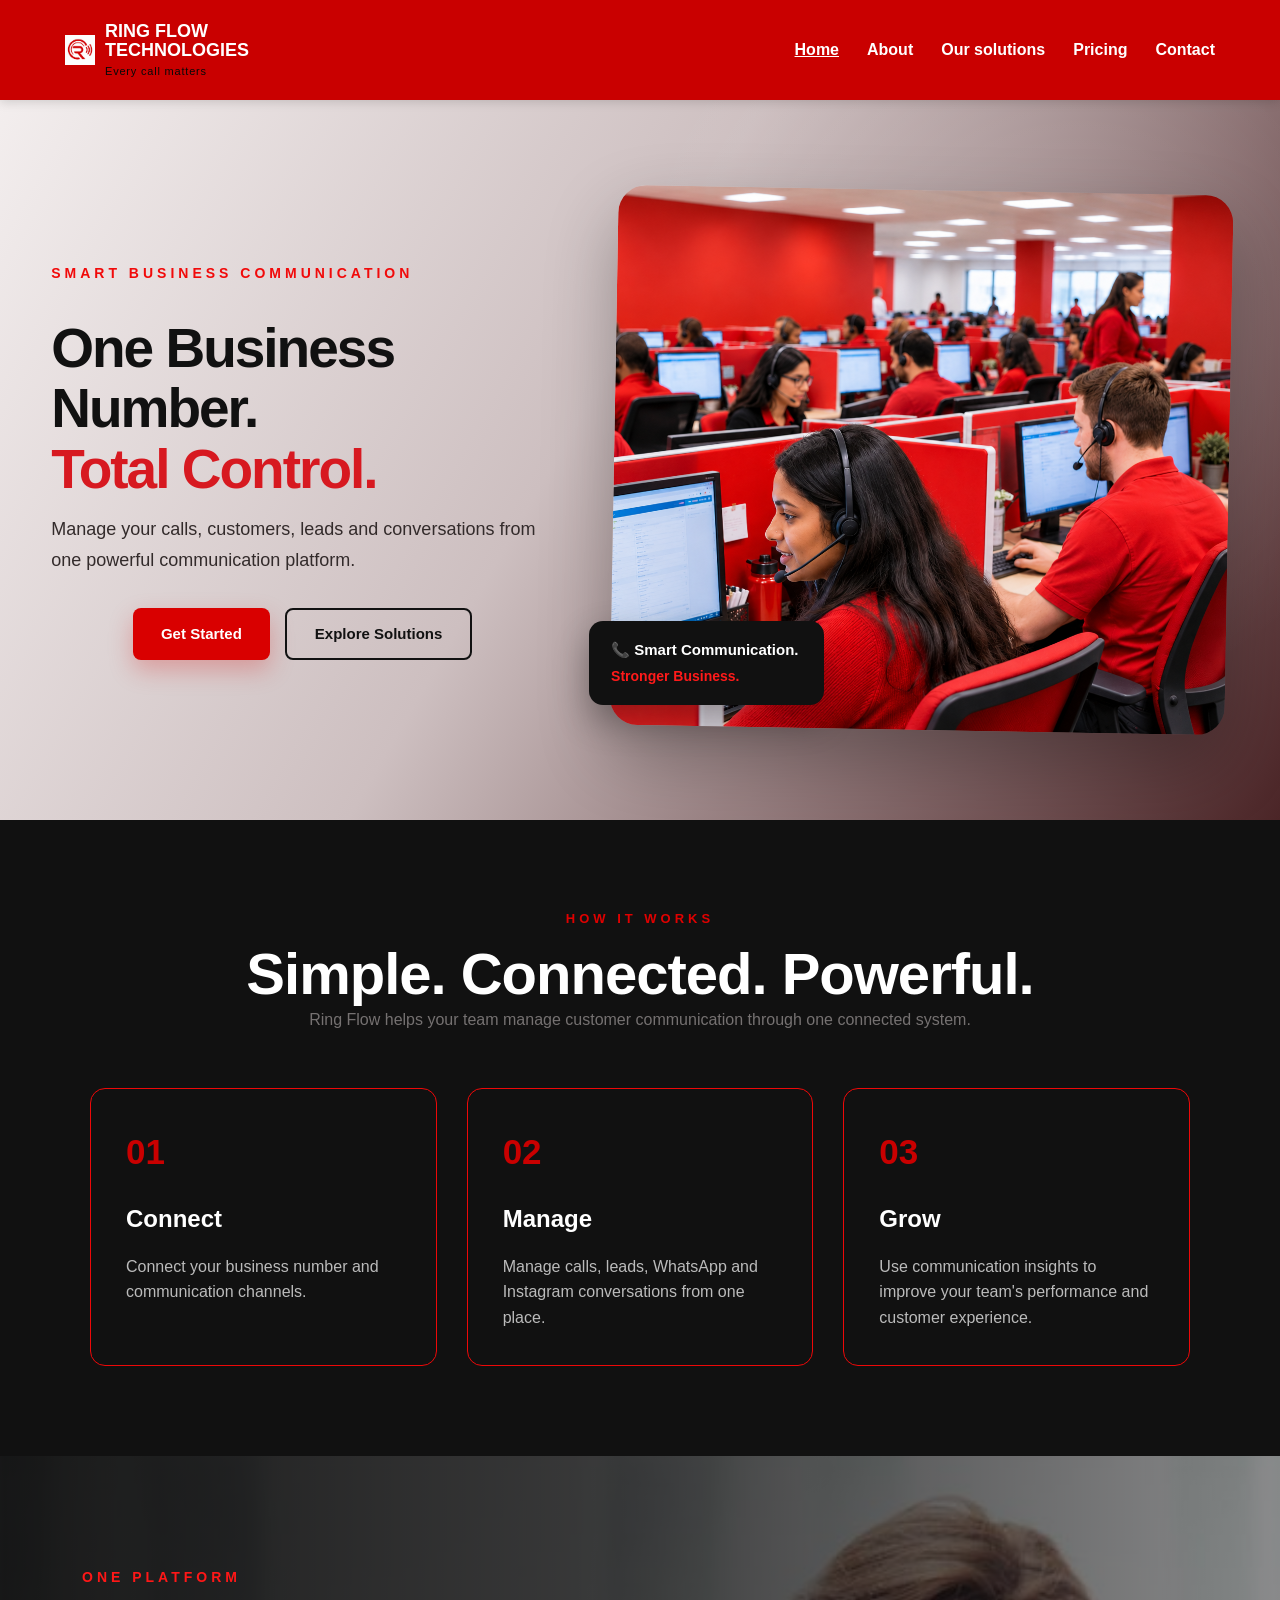
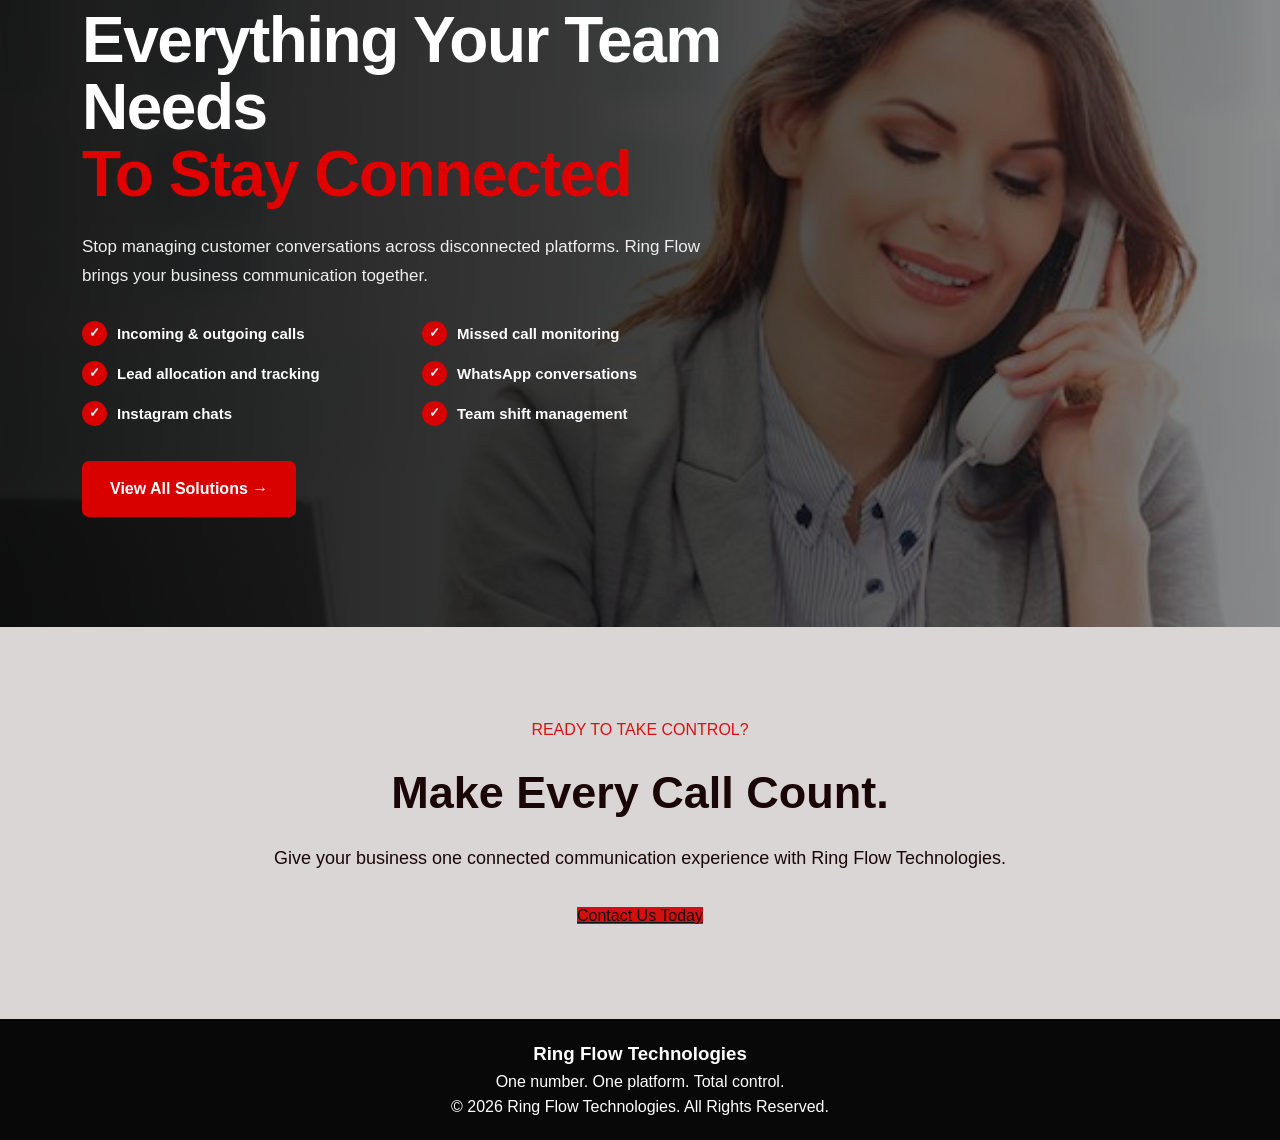
<file: index.html>
<!DOCTYPE html>
<html lang="en">

<head>

    <meta charset="UTF-8">

    <meta name="viewport"
          content="width=device-width, initial-scale=1.0">

    <title>Contact | Ring Flow Technologies</title>

    <link rel="stylesheet" href="style.css">

</head>

<body>

<header>

    <nav class="navbar">

        <a href="index.html" class="logo">

            <img src="ringflow_logo.png"
                 alt="Ring Flow Technologies Logo">

              <div class="brand-text">
                 <span class="brand-name">
                  RING FLOW<br> TECHNOLOGIES
                 </span>

                 <span class="brand-tagline">
                  Every call matters
                 </span>
               </div>

           </a>

         <button
            class="menu-toggle"
            id="menuToggle"
            type="button"
            aria-label="Open navigation menu"
            aria-expanded="false">
            ☰
        </button>

        <ul class="nav-links">

            <li><a href="index.html" class="active">Home</a></li>

            <li><a href="about.html" >About</a></li>

            <li><a href="our solutions.html">Our solutions</a></li>

            <li><a href="pricing.html">Pricing</a></li>

            <li><a href="contact.html">Contact</a></li>

        </ul>

    </nav>

</header>

<body>
    <!-- HERO SECTION -->
    
  <section class="hero">

    <div class="hero-content">

        <div class="hero-text">

            <div class="eyebrow">
                Smart Business Communication
            </div>

            <h1>
                One Business<br>
                Number.<br>
                <span>Total Control.</span>
            </h1>

            <p>
                Manage your calls, customers, leads and
                conversations from one powerful
                communication platform.
            </p>

            <div class="hero-buttons">
                <a href="contact.html" class="btn-primary">
                    Get Started
                </a>

                <a href="our solutions.html" class="btn-secondary">
                    Explore Solutions
                </a>
            </div>

        </div>


        <div class="hero-image">

            <img
                src="callcentre.png"
                alt="Ring Flow communication team"
            >

            <div class="floating-card">

                <strong>📞 Smart Communication.</strong>

                <span>Stronger Business.</span>

            </div>

        </div>

    </div>

  </section>

    <!-- HOW IT WORKS -->
    <section class="dark-section">

        <div class="container">

            <div class="section-heading light reveal">

                <h1><span class="small-title">
                    HOW IT WORKS
                </span></h1>

                <h2>
                    Simple. Connected. Powerful.
                </h2>

                <p>
                    Ring Flow helps your team manage customer
                    communication through one connected system.
                </p>

            </div>


            <div class="steps">

                <div class="step reveal">

                    <div class="step-number">
                        01
                    </div>

                    <h3>
                        Connect
                    </h3>

                    <p>
                        Connect your business number and
                        communication channels.
                    </p>

                </div>


                <div class="step reveal">

                    <div class="step-number">
                        02
                    </div>

                    <h3>
                        Manage
                    </h3>

                    <p>
                        Manage calls, leads, WhatsApp and
                        Instagram conversations from one place.
                    </p>

                </div>


                <div class="step reveal">

                    <div class="step-number">
                        03
                    </div>

                    <h3>
                        Grow
                    </h3>

                    <p>
                        Use communication insights to improve
                        your team's performance and customer experience.
                    </p>

                </div>

            </div>

        </div>

    </section>

    <!-- COMMUNICATION FEATURES -->
<section class="communication-section">

    <div class="communication-overlay"></div>

    <div class="container communication-content">

        <div class="feature-text reveal">

            <span class="small-title">
                ONE PLATFORM
            </span>

            <h2>
                Everything Your Team Needs
                <span>To Stay Connected</span>
            </h2>

            <p>
                Stop managing customer conversations across
                disconnected platforms. Ring Flow brings your
                business communication together.
            </p>

            <ul class="feature-list">

                <li>
                    <span>✓</span>
                    Incoming & outgoing calls
                </li>

                <li>
                    <span>✓</span>
                    Missed call monitoring
                </li>

                <li>
                    <span>✓</span>
                    Lead allocation and tracking
                </li>

                <li>
                    <span>✓</span>
                    WhatsApp conversations
                </li>

                <li>
                    <span>✓</span>
                    Instagram chats
                </li>

                <li>
                    <span>✓</span>
                    Team shift management
                </li>

            </ul>

            <a href="solutions.html" class="btn-primary">
                View All Solutions →
            </a>

        </div>

    </div>

</section>

    <!-- CALL TO ACTION -->
    <section class="cta-section">

        <div class="container cta-content reveal">

            <span class="small-title">
                READY TO TAKE CONTROL?
            </span>

            <h2>
                Make Every Call Count.
            </h2>

            <p>
                Give your business one connected communication
                experience with Ring Flow Technologies.
            </p>

            <a href="contact.html" class="btn-white">
                Contact Us Today
            </a>

        </div>

    </section>


    <!-- FOOTER -->
    <footer class="footer">

        <div class="container">

            <h3>
                Ring Flow Technologies
            </h3>

            <p>
                One number. One platform. Total control.
            </p>

            <p>
                © 2026 Ring Flow Technologies.
                All Rights Reserved.
            </p>

        </div>

    </footer>


    <script src="script.js"></script>

</body>
</html>
</file>
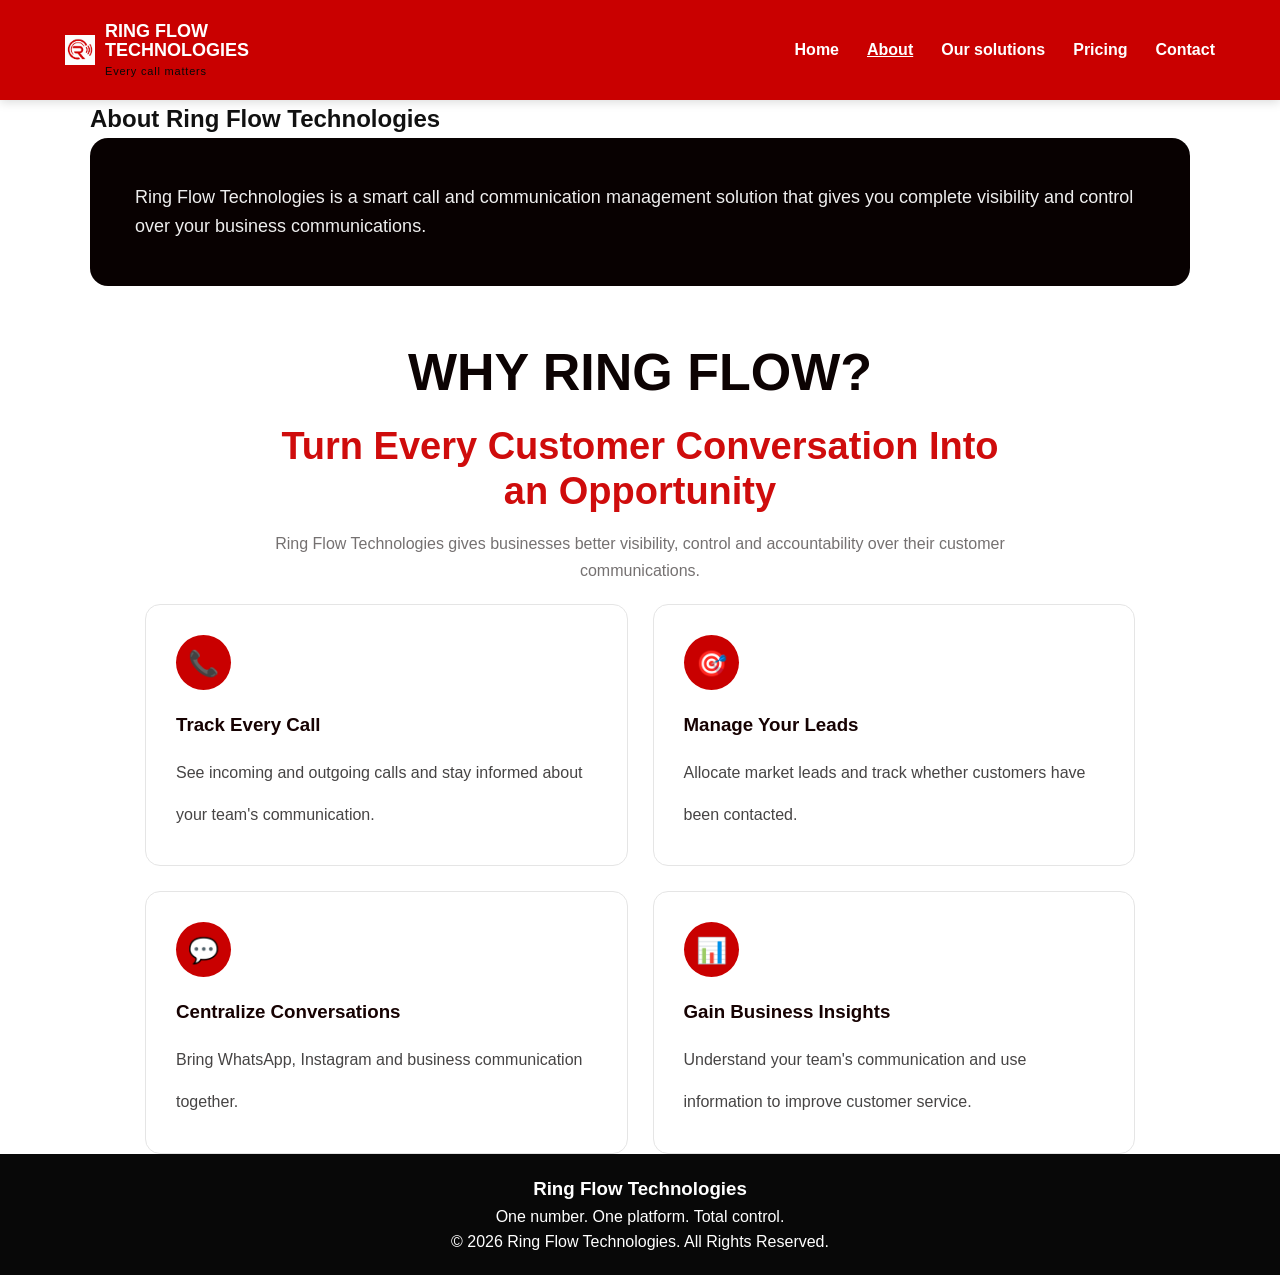
<file: about.html>
<!DOCTYPE html>
<html lang="en">

<head>

    <meta charset="UTF-8">

    <meta name="viewport"
          content="width=device-width, initial-scale=1.0">

    <title>About | Ring Flow Technologies</title>

    <link rel="stylesheet" href="style.css">

</head>

<body>

<header>

    <nav class="navbar">

        <a href="index.html" class="logo">

            <img src="ringflow_logo.png"
                 alt="Ring Flow Technologies Logo">

             <div class="brand-text">
               <span class="brand-name">
                   RING FLOW<br> TECHNOLOGIES
               </span>

             <span class="brand-tagline">
                  Every call matters
             </span>
             </div>

        </a>

        <button
            class="menu-toggle"
            id="menuToggle"
            type="button"
            aria-label="Open navigation menu"
            aria-expanded="false">
            ☰
        </button>

        <ul class="nav-links">

            <li><a href="index.html">Home</a></li>

            <li>
                <a href="about.html" class="active">
                    About
                </a>
            </li>

            <li><a href="our solutions.html">Our solutions</a></li>

            <li><a href="pricing.html">Pricing</a></li>

            <li><a href="contact.html">Contact</a></li>

        </ul>

    </nav>

</header>


<main class="container">

    <section class="page-title reveal">

        <h1>
            About Ring Flow Technologies
        </h1>

    </section>


    <section class="section">

        <div class="black-panel reveal">

            <p>
                Ring Flow Technologies is a smart call and
                communication management solution that gives you
                complete visibility and control over your business
                communications.
            </p>

         </div>
         </section>    
       <!-- INTRODUCTION -->
<section class="section intro-section">

        <div class="container">

            <div class="section-heading reveal">

                <span class="small-title">
                    WHY RING FLOW?
                </span>

                <h2>
                    Turn Every Customer Conversation
                    Into an Opportunity
                </h2>

                <p>
                    Ring Flow Technologies gives businesses better
                    visibility, control and accountability over their
                    customer communications.
                </p>

            </div>


            <!-- BENEFIT CARDS -->
            <div class="home-cards">

                <div class="home-card reveal">
                    <div class="home-icon">📞</div>

                    <h3>Track Every Call</h3>

                    <p>
                        See incoming and outgoing calls and stay
                        informed about your team's communication.
                    </p>
                </div>


                <div class="home-card reveal">
                    <div class="home-icon">🎯</div>

                    <h3>Manage Your Leads</h3>

                    <p>
                        Allocate market leads and track whether
                        customers have been contacted.
                    </p>
                </div>


                <div class="home-card reveal">
                    <div class="home-icon">💬</div>

                    <h3>Centralize Conversations</h3>

                    <p>
                        Bring WhatsApp, Instagram and business
                        communication together.
                    </p>
                </div>


                <div class="home-card reveal">
                    <div class="home-icon">📊</div>

                    <h3>Gain Business Insights</h3>

                    <p>
                        Understand your team's communication and
                        use information to improve customer service.
                    </p>
                </div>

            </div>

        </div>

    </section>

</main>

<!-- FOOTER -->
    <footer class="footer">

        <div class="container">

            <h3>
                Ring Flow Technologies
            </h3>

            <p>
                One number. One platform. Total control.
            </p>

            <p>
                © 2026 Ring Flow Technologies.
                All Rights Reserved.
            </p>

        </div>

    </footer>

<script src="script.js"></script>

</body>
</html>
</file>
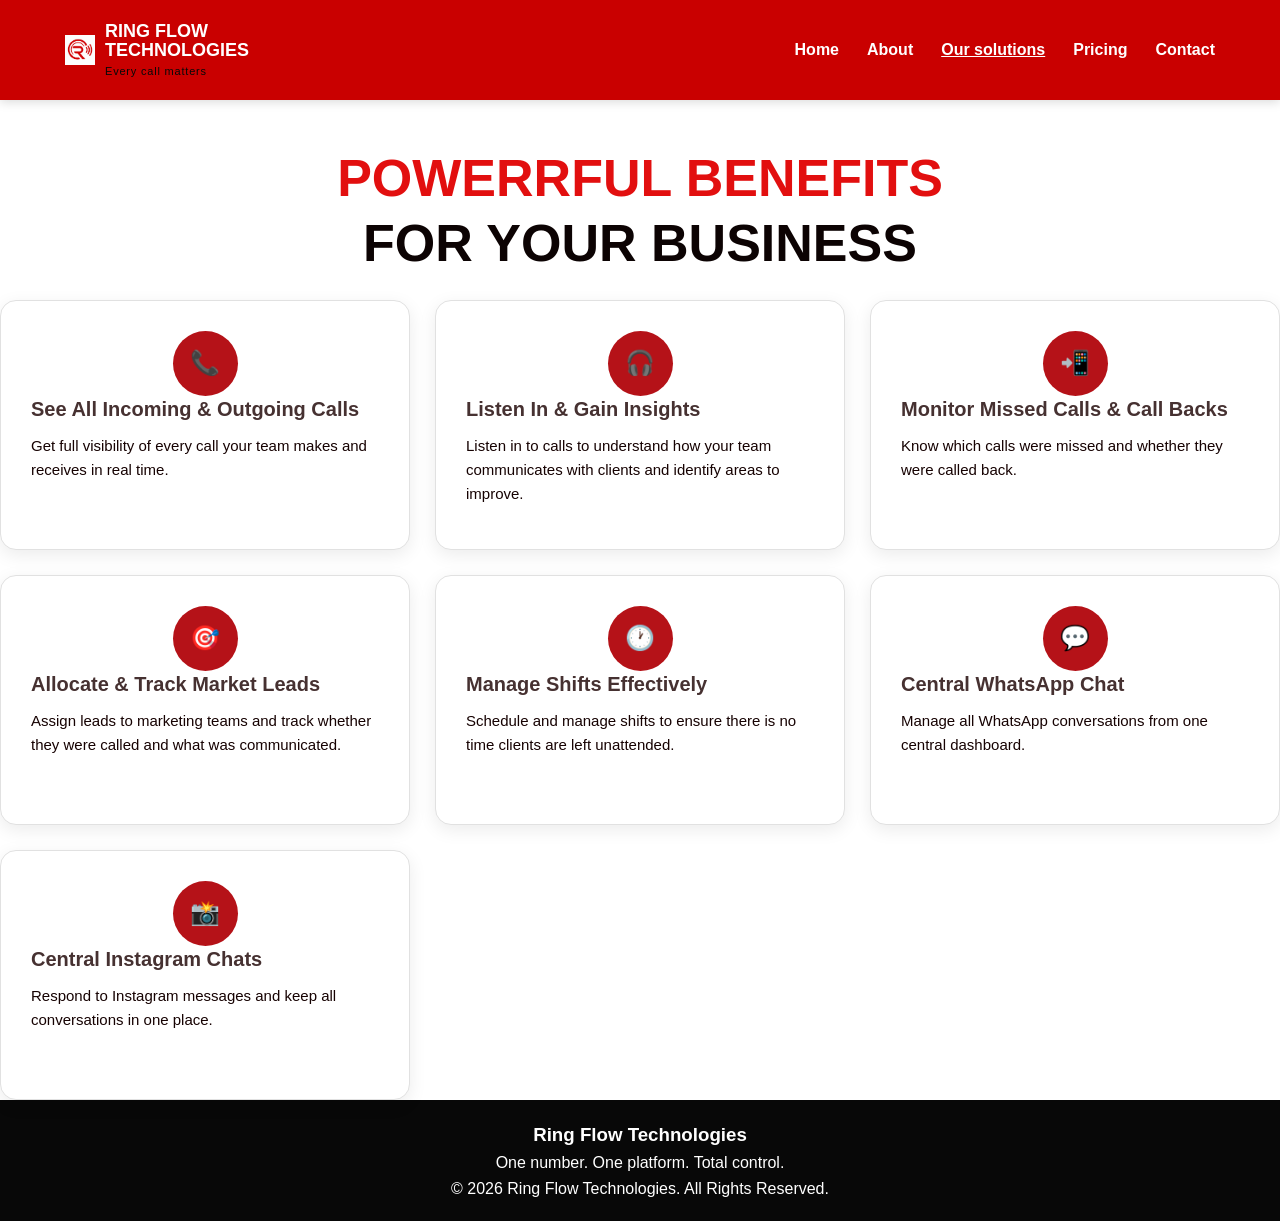
<file: our solutions.html>
<!DOCTYPE html>
<html lang="en">

<head>

    <meta charset="UTF-8">

    <meta name="viewport"
          content="width=device-width, initial-scale=1.0">

    <title>Solutions | Ring Flow Technologies</title>

    <link rel="stylesheet" href="style.css">

</head>

<body>

<header>

    <nav class="navbar">

        <a href="index.html" class="logo">

            <img src="ringflow_logo.png"
                 alt="Ring Flow Technologies Logo">

             
             <div class="brand-text">
               <span class="brand-name">
                RING FLOW<br> TECHNOLOGIES
               </span>

               <span class="brand-tagline">
               Every call matters
              </span>
            </div>

        </a>

        <button
            class="menu-toggle"
            id="menuToggle"
            type="button"
            aria-label="Open navigation menu"
            aria-expanded="false">
            ☰
        </button>

        <ul class="nav-links">

            <li><a href="index.html">Home</a></li>

            <li><a href="about.html">About</a></li>

            <li>
                <a href="our solutions.html" class="active">
                    Our solutions
                </a>
            </li>

            <li><a href="pricing.html">Pricing</a></li>

            <li><a href="contact.html">Contact</a></li>

        </ul>

    </nav>

</header>
 
<section class="section">
    <div class="section-heading">
    <h4>POWERRFUL BENEFITS</h4>
    <span>FOR YOUR BUSINESS</span>
    </div>

    <div class="solutions-cards">

        <div class="solution-card reveal">
            <div class="card-icon">📞</div>
            <h5>See All Incoming &amp; Outgoing Calls</h5>
            <p>
                Get full visibility of every call your team makes
                and receives in real time.
            </p>
        </div>

        <div class="solution-card reveal">
            <div class="card-icon">🎧</div>
            <h5>Listen In &amp; Gain Insights</h5>
            <p>
                Listen in to calls to understand how your team
                communicates with clients and identify areas to improve.
            </p>
        </div>

        <div class="solution-card reveal">
            <div class="card-icon">📲</div>
            <h5>Monitor Missed Calls &amp; Call Backs</h5>
            <p>
                Know which calls were missed and whether they
                were called back.
            </p>
        </div>

        <div class="solution-card reveal">
            <div class="card-icon">🎯</div>
            <h5>Allocate &amp; Track Market Leads</h5>
            <p>
                Assign leads to marketing teams and track whether
                they were called and what was communicated.
            </p>
        </div>

        <div class="solution-card reveal">
            <div class="card-icon">🕐</div>
            <h5>Manage Shifts Effectively</h5>
            <p>
                Schedule and manage shifts to ensure there is no
                time clients are left unattended.
            </p>
        </div>

        <div class="solution-card reveal">
            <div class="card-icon">💬</div>
            <h5>Central WhatsApp Chat</h5>
            <p>
                Manage all WhatsApp conversations from one
                central dashboard.
            </p>
        </div>

        <div class="solution-card reveal">
            <div class="card-icon">📸</div>
            <h5>Central Instagram Chats</h5>
            <p>
                Respond to Instagram messages and keep all
                conversations in one place.
            </p>
        </div>

    </div>

</section>

<!-- FOOTER -->
    <footer class="footer">

        <div class="container">

            <h3>
                Ring Flow Technologies
            </h3>

            <p>
                One number. One platform. Total control.
            </p>

            <p>
                © 2026 Ring Flow Technologies.
                All Rights Reserved.
            </p>

        </div>

    </footer>

<script src="script.js"></script>

</body>
</html>
</file>
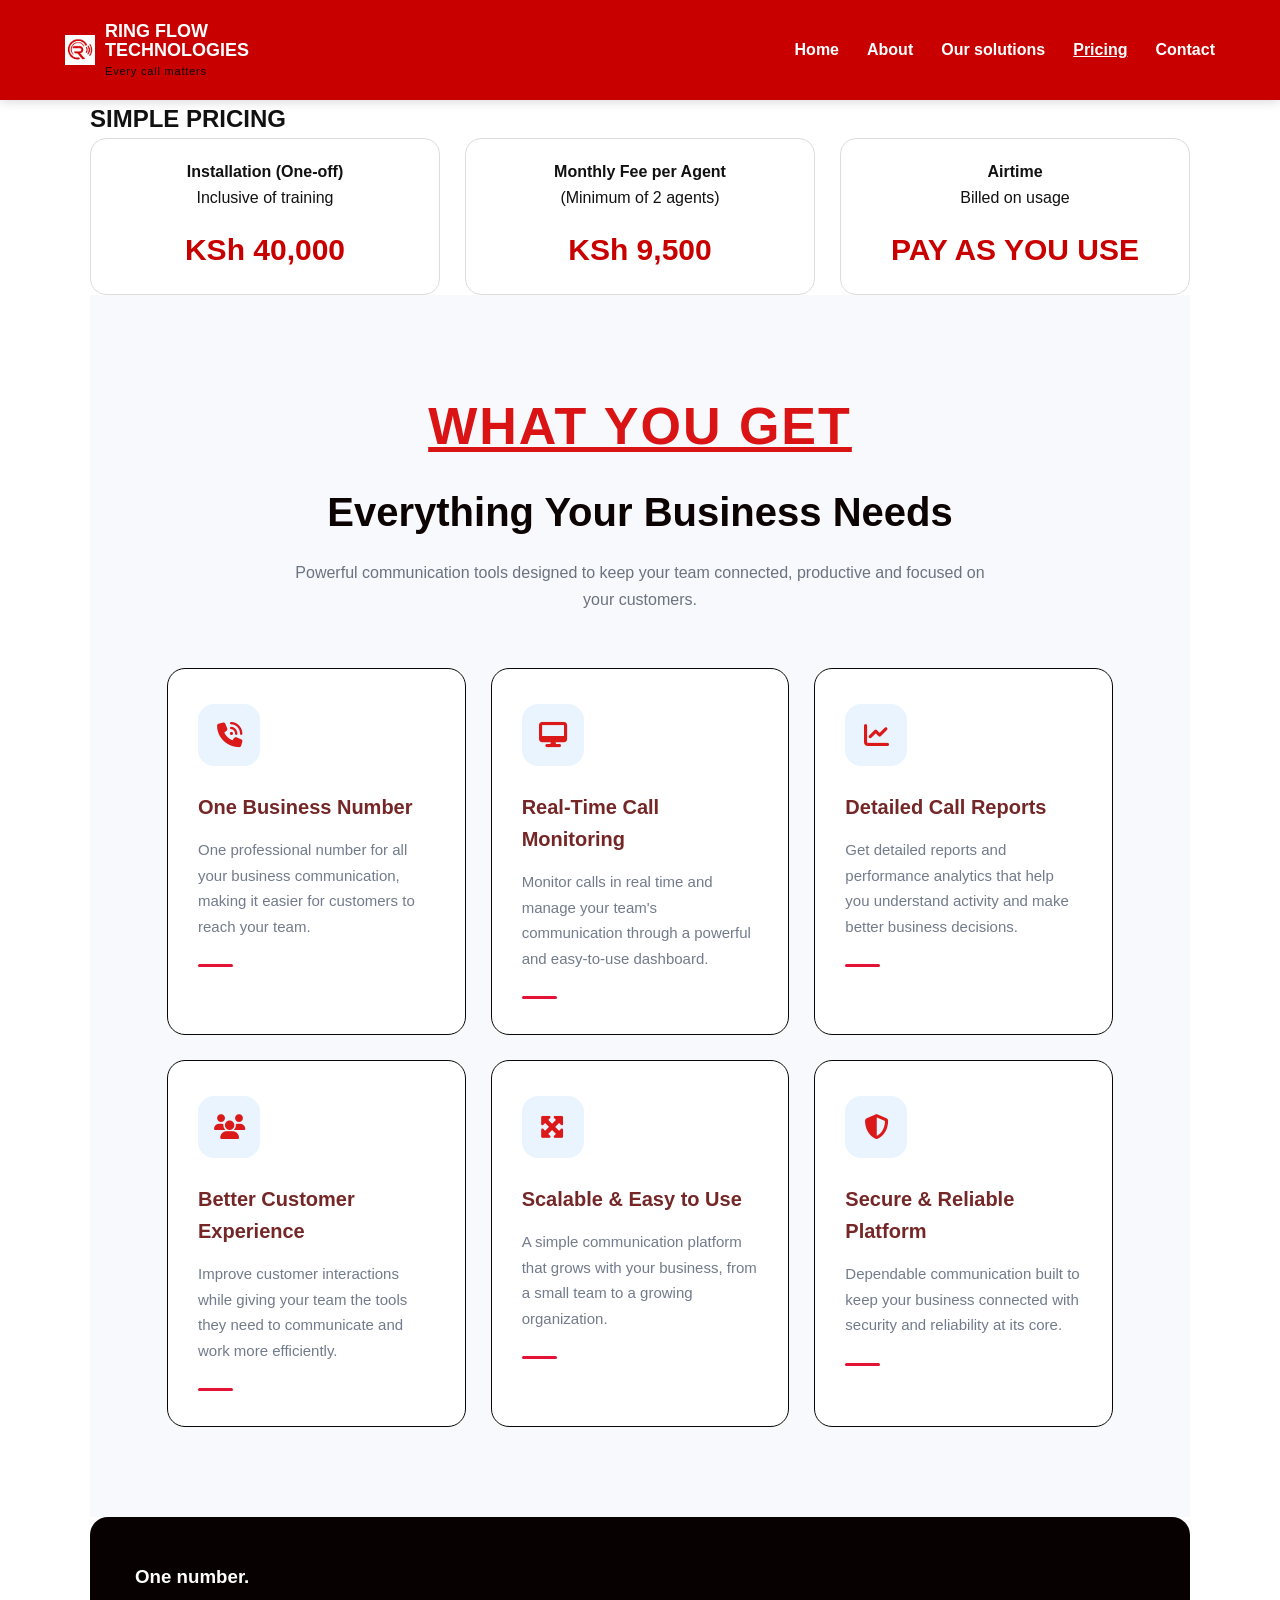
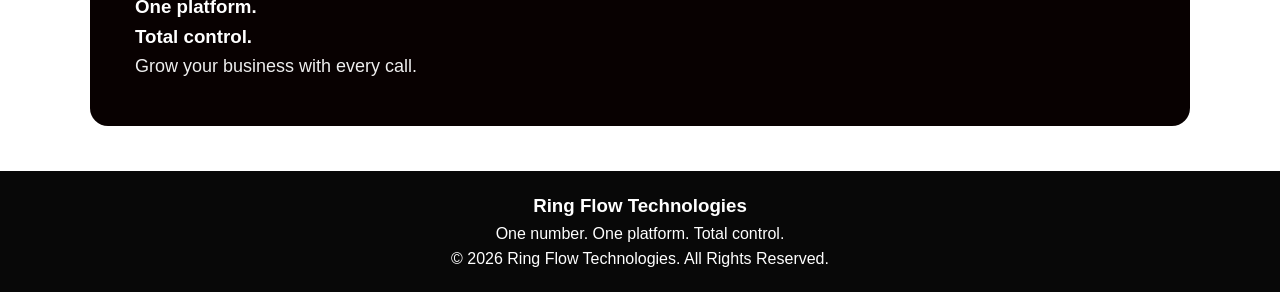
<file: pricing.html>
<!DOCTYPE html>
<html lang="en">

<head>

    <meta charset="UTF-8">

    <meta name="viewport"
          content="width=device-width, initial-scale=1.0">

    <title>Pricing | Ring Flow Technologies</title>

    <link rel="stylesheet" href="style.css">
    <!-- FONT AWESOME -->
     <link rel="stylesheet"
      href="https://cdnjs.cloudflare.com/ajax/libs/font-awesome/6.5.2/css/all.min.css">


</head>

<body>

<header>

    <nav class="navbar">

        <a href="index.html" class="logo">

            <img src="ringflow_logo.png"
                 alt="Ring Flow Technologies Logo">

              <div class="brand-text">
               <span class="brand-name">
                RING FLOW<br> TECHNOLOGIES
               </span>

               <span class="brand-tagline">
               Every call matters
              </span>
              </div>

            </a>

        <button
            class="menu-toggle"
            id="menuToggle"
            type="button"
            aria-label="Open navigation menu"
            aria-expanded="false">
            ☰
        </button>

        <ul class="nav-links">

            <li><a href="index.html">Home</a></li>

            <li><a href="about.html">About</a></li>

            <li><a href="our solutions.html">Our solutions</a></li>

            <li>
                <a href="pricing.html" class="active">
                    Pricing
                </a>
            </li>

            <li><a href="contact.html">Contact</a></li>

        </ul>

    </nav>

</header>


<main class="container">

    <section class="page-title reveal">
     <div class="page-title-reveal header">
        <h1>SIMPLE PRICING</h1>
    </div>
    </section>


    <section class="section">

        <div class="pricing-grid">


            <div class="price-card reveal">

                <strong>
                    Installation (One-off)
                </strong>

                <p>
                    Inclusive of training
                </p>

                <h2>
                    KSh 40,000
                </h2>

            </div>


            <div class="price-card reveal">

                <strong>
                    Monthly Fee per Agent
                </strong>

                <p>
                    (Minimum of 2 agents)
                </p>

                <h2>
                    KSh 9,500
                </h2>

            </div>


            <div class="price-card reveal">

                <strong>
                    Airtime
                </strong>

                <p>
                    Billed on usage
                </p>

                <h2>
                    PAY AS YOU USE
                </h2>

            </div>


        </div>
    </section>

     
     <!-- WHAT YOU GET SECTION -->
<section class="what-you-get">

    <div class="what-you-get-header">
        <span>WHAT YOU GET</span>
        <h2>Everything Your Business Needs</h2>
        <p>
            Powerful communication tools designed to keep your team connected,
            productive and focused on your customers.
        </p>
    </div>

    <div class="what-you-get-grid">

        <!-- 1 -->
        <div class="get-card">
            <div class="get-icon">
                <i class="fas fa-phone-volume"></i>
            </div>

            <h3>One Business Number</h3>

            <p>
                One professional number for all your business communication,
                making it easier for customers to reach your team.
            </p>

            <div class="get-line"></div>
        </div>


        <!-- 2 -->
        <div class="get-card">
            <div class="get-icon">
                <i class="fas fa-desktop"></i>
            </div>

            <h3>Real-Time Call Monitoring</h3>

            <p>
                Monitor calls in real time and manage your team's communication
                through a powerful and easy-to-use dashboard.
            </p>

            <div class="get-line"></div>
        </div>


        <!-- 3 -->
        <div class="get-card">
            <div class="get-icon">
                <i class="fas fa-chart-line"></i>
            </div>

            <h3>Detailed Call Reports</h3>

            <p>
                Get detailed reports and performance analytics that help you
                understand activity and make better business decisions.
            </p>

            <div class="get-line"></div>
        </div>


        <!-- 4 -->
        <div class="get-card">
            <div class="get-icon">
                <i class="fas fa-users"></i>
            </div>

            <h3>Better Customer Experience</h3>

            <p>
                Improve customer interactions while giving your team the tools
                they need to communicate and work more efficiently.
            </p>

            <div class="get-line"></div>
        </div>


        <!-- 5 -->
        <div class="get-card">
            <div class="get-icon">
                <i class="fas fa-expand-arrows-alt"></i>
            </div>

            <h3>Scalable & Easy to Use</h3>

            <p>
                A simple communication platform that grows with your business,
                from a small team to a growing organization.
            </p>

            <div class="get-line"></div>
        </div>


        <!-- 6 -->
        <div class="get-card">
            <div class="get-icon">
                <i class="fas fa-shield-alt"></i>
            </div>

            <h3>Secure & Reliable Platform</h3>

            <p>
                Dependable communication built to keep your business connected
                with security and reliability at its core.
            </p>

            <div class="get-line"></div>
        </div>

    </div>

</section>
  
        <div class="black-panel reveal">

            <h3>
                One number.<br>
                One platform.<br>
                Total control.
            </h3>

            <p>
                Grow your business with every call.
            </p>

        </div>

    </section>

</main>

<!-- FOOTER -->
    <footer class="footer">

        <div class="container">

            <h3>
                Ring Flow Technologies
            </h3>

            <p>
                One number. One platform. Total control.
            </p>

            <p>
                © 2026 Ring Flow Technologies.
                All Rights Reserved.
            </p>

        </div>

    </footer>

<script src="script.js"></script>

</body>
</html>
</file>
<file: style.css>
*{
    margin: 0;
    padding: 0;
    box-sizing: border-box;
}

html {
    scroll-behavior: smooth;
}

body {
    font-family: Arial, Helvetica, sans-serif;
    color: #111;
    background: #fff;
    line-height: 1.6;
}

header {
    background: #c90000;
    position: sticky;
    top: 0;
    z-index: 1000;
    box-shadow: 0 2px 10px rgba(0,0,0,0.15);
}

.section-heading {
    margin-top: auto;
    text-align: center;
    width: 100%;
    max-width: 750px;
    margin: 50px auto 20px;
    line-height: 1.4;
}

.container {
    width: 92%;
    max-width: 1100px;
    margin: auto;
    margin-top: auto;
}

.navbar {
    max-width: 1200px;
    min-height: 100px;
    margin: auto;
    padding: 0 25px;
    display: flex;
    align-items: center;
    justify-content: space-between;
}

/* Logo container */
.logo {
    display: flex;
    align-items: center;
    text-decoration: none;
    gap: 10px;
    font-weight: bold;
}

/* Logo image */
.logo img {
    width: 30px;
    height: 30px;
    object-fit: contain;
    flex-shrink: 0;
}

/* Text beside logo */
.brand-text {
    display: flex;
    flex-direction: column;
    justify-content: center;
    line-height: 1;
}

/* Ring Flow Technologies */
.brand-name {
    display: block;
    font-size: 18px;
    font-weight: 800;
    line-height: 1.05;
    color: #ffffff;
}

/* Every call matters */
.brand-tagline {
    display: block;
    margin-top: 5px;
    font-size: 11px;
    font-weight: 400;
    line-height: 1.2;
    color: #080808;
    font-family: arial;
    letter-spacing: 0.8px;
}

.nav-links {
    display: flex;
    list-style: none;
    gap: 28px;
}

.nav-links a {
    color: white;
    text-decoration: none;
    font-weight: bold;
}

.nav-links a:hover,
.nav-links a.active {
    text-decoration: underline;
}

.menu-toggle {
    display: none;
    background: none;
    border: none;
    color: white;
    font-size: 30px;
    cursor: pointer;
}

.hero {
    position: relative;
    width: 100%;
    min-height: 650px;
    padding: 90px 5%;
    display: flex;
    align-items: center;

    background:
        radial-gradient(
            circle at 80% 30%,
            rgba(255, 255, 255, 0.18),
            transparent 35%
        ),
        linear-gradient(
            120deg,
            #f3eeee 0%,
            #cdbfc0 45%,
            #4b2527 100%
        );

    overflow: hidden;
}

.hero-content {
    width: 100%;
    max-width: 1250px;
    margin: 0 auto;

    display: grid;
    grid-template-columns: minmax(0, 1fr) minmax(0, 1fr);

    align-items: center;
    gap: 70px;
}

.hero-text {
    width: 100%;
    max-width: 600px;
}

.hero-text .eyebrow {
    display: inline-block;

    margin-bottom: 18px;

    color: #f10a0a;
    font-size: 14px;
    font-weight: 800;

    letter-spacing: 4px;
    text-transform: uppercase;
}

.hero h1 {
    margin: 0 0 25px;

    font-size: clamp(45px, 5vw, 72px);
    line-height: 0.98;

    font-weight: 900;
    letter-spacing: -2px;

    color: #111;
}

.hero h1 span {
    color: #d90000;
}


.hero-text p {
    max-width: 540px;

    margin: 0 0 32px;

    font-size: 18px;
    line-height: 1.7;

    color: #332b2b;
}

.hero-buttons {
    display: flex;
    align-items: center;
    gap: 15px;
    flex-wrap: wrap;
}

.hero-buttons a {
    display: inline-flex;
    align-items: center;
    justify-content: center;

    min-height: 52px;
    padding: 0 28px;

    border-radius: 8px;

    font-size: 15px;
    font-weight: 700;

    text-decoration: none;

    transition:
        transform .25s ease,
        box-shadow .25s ease,
        background .25s ease;
}

.hero-buttons a:hover {
    transform: translateY(-3px);
}

.hero-buttons .btn-primary {
    background: #d90000;
    color: #fff;

    box-shadow: 0 10px 25px rgba(217, 0, 0, .25);
}


.hero-buttons .btn-primary:hover {
    background: #b80000;
}

.hero-buttons .btn-secondary {
    background: transparent;
    color: #111;

    border: 2px solid #111;
}


.hero-buttons .btn-secondary:hover {
    background: #111;
    color: #fff;
}

.hero-image {
    position: relative;
    width: 120%;
    max-width: 570px;
    height: 520px;
    margin-left: auto;

    display: flex;
    align-items: center;
    justify-content: center;
}

.hero-image img {
    width: 120%;
    height: 120%;
    object-fit: cover;

    border-radius: 28px;

    box-shadow: 0 30px 70px rgba(0, 0, 0, 0.28);

    transform: rotate(1deg);
    transition: transform 0.4s ease;
}

.hero-image:hover img {
    transform: rotate(0deg) scale(1.02);
}

.floating-card {
    position: absolute;

    left: -25px;
    bottom: 25px;

    z-index: 5;

    min-width: 235px;

    padding: 18px 22px;

    background: #111;
    color: #fff;

    border-radius: 14px;

    box-shadow:
        0 15px 35px rgba(0, 0, 0, .3);
}


.floating-card strong {
    display: block;

    font-size: 15px;
    line-height: 1.4;
}


.floating-card span {
    display: block;

    margin-top: 5px;

    color: #ff1a1a;

    font-size: 14px;
    font-weight: 700;
}

/* DARK SECTION */

.dark-section {
    background: #111;
    color: #fff;
    padding: 90px 20px;
}

.dark-section .section-heading {
    text-align: center;
    max-width: 800px;
    margin: 0 auto 55px;
}

.dark-section .small-title {
    display: block;

    margin-bottom: 14px;

    color: #e00000;

    font-size: 13px;
    font-weight: 800;

    letter-spacing: 4px;
    text-transform: uppercase;
}

.dark-section .section-heading h2 {
    margin: 0;

    color: #fff;

    font-size: clamp(36px, 5vw, 58px);
    font-weight: 800;

    line-height: 1.1;
    letter-spacing: -1px;
}

.steps {
    display: grid;
    grid-template-columns: repeat(3, 1fr);
    gap: 30px;
}

.step {
    border: 1px solid #ee0808;
    padding: 35px;
    border-radius: 15px;
}

.step-number {
    color: #c90000;
    font-size: 35px;
    font-weight: 800;
    margin-bottom: 20px;
}

.step h3 {
    font-size: 24px;
    margin-bottom: 15px;
}

.step p {
    color: #bbb;
    line-height: 1.6;
}

/* COMMUNICATION BACKGROUND SECTION */

.communication-section {
    position: relative;

    min-height: 650px;

    padding: 110px 20px;

    display: flex;
    align-items: center;

    background-image:
        url("letsconnect.png");

    background-size: cover;
    background-position: center;

    overflow: hidden;
}

.communication-overlay {
    position: absolute;

    inset: 0;

    background:
        linear-gradient(
            90deg,
            rgba(0, 0, 0, 0.90) 0%,
            rgba(0, 0, 0, 0.78) 45%,
            rgba(0, 0, 0, 0.45) 100%
        );

    z-index: 1;
}

.communication-content {
    position: relative;

    z-index: 2;

    width: 100%;
    max-width: 1200px;

    margin: 0 auto;
}

.communication-section .feature-text {
    max-width: 700px;
}

.communication-section .small-title {
    display: block;

    margin-bottom: 18px;

    color: #ff1717;

    font-size: 14px;
    font-weight: 800;

    letter-spacing: 4px;
}

.communication-section h2 {
    margin: 0 0 25px;

    color: #ffffff;

    font-size: clamp(40px, 5vw, 65px);

    font-weight: 800;

    line-height: 1.05;

    letter-spacing: -1.5px;
}

.communication-section h2 span {
    display: block;

    color: #e00000;
}

.communication-section .feature-text p {
    max-width: 620px;

    margin-bottom: 30px;

    color: #eeeeee;

    font-size: 17px;

    line-height: 1.7;
}

.communication-section .feature-list {
    display: grid;

    grid-template-columns: repeat(2, minmax(220px, 1fr));

    gap: 15px 30px;

    max-width: 650px;

    margin: 0 0 35px;

    padding: 0;

    list-style: none;
}

.communication-section .feature-list li {
    display: flex;

    align-items: center;

    gap: 10px;

    color: #ffffff;

    font-size: 15px;

    font-weight: 600;
}

.communication-section .feature-list li span {
    display: flex;

    width: 25px;
    height: 25px;

    flex-shrink: 0;

    align-items: center;
    justify-content: center;

    background: #d90000;

    color: #ffffff;

    border-radius: 50%;

    font-size: 13px;
    font-weight: 900;
}

.communication-section .btn-primary {
    display: inline-flex;

    align-items: center;
    justify-content: center;

    padding: 15px 28px;

    background: #d90000;

    color: #ffffff;

    border-radius: 7px;

    font-weight: 700;

    text-decoration: none;

    transition: .3s ease;
}

.communication-section .btn-primary:hover {
    background: #ffffff;

    color: #d90000;

    transform: translateY(-3px);
}

/* CTA */

.cta-section {
    background: #dbd6d6;
    color: rgb(26, 6, 6);
    padding: 90px 20px;
    text-align: center;
}

.cta-content {
    max-width: 750px;
    margin: auto;
}

.cta-section .small-title {
    color: rgb(221, 17, 17);
}

.cta-section h2 {
    font-size: 45px;
    margin: 15px 0;
}

.cta-section p {
    font-size: 18px;
    line-height: 1.6;
    margin-bottom: 30px;
}

.btn-white {
    background: rgb(212, 15, 15);
    color: #111;
}

.btn-white:hover {
    transform: translateY(-3px);
}

/* ABOUT */

.black-panel {
    background: #080101;
    color: white;
    padding: 45px;
    border-radius: 18px;
    margin-bottom: 45px;
}

.black-panel h2 {
    margin-bottom: 15px;
}

.black-panel p {
    color: #eee;
    font-size: 18px;
}

.section-heading h2 {
    color: #cf0c0c;
    font-size: 38px;
    margin: 15px 0;
    line-height: 1.2;
}

.section-heading p {
    color: #757171;
    line-height: 1.7;
}

.home-cards {
    display: grid;
    grid-template-columns: repeat(2, 1fr);
    gap: 20px;
}

.home-card {
    padding: 30px;
    border: 1px solid #e5e5e5;
    border-radius: 15px;
    background: white;
    transition: 0.3s;
}

.home-card:hover {
    transform: translateY(-8px);
    box-shadow: 0 15px 35px rgba(0,0,0,0.1);
    border-color: #c90000;
}

.home-icon {
    width: 55px;
    height: 55px;
    border-radius: 50%;
    background: #c90000;
    color: white;
    display: flex;
    align-items: center;
    justify-content: center;
    font-size: 25px;
    margin-bottom: 20px;
}

.home-card h3 {
    margin-bottom: 12px;
    color:#160202
}

.home-card p {
    color: #464444;
    line-height: 2.6;
}

/* SOLUTION CARDS */
.section-heading h4 {
    text-align: center;
    color: #e20f0f;
    font-size: 52px;
    font-weight: 800;
    line-height: 1.1;
}

.section-heading span {
    display: block;
    text-align: center;
    color: #0c0303;
    font-size: 52px;
    font-weight: 800;
}

.solutions-cards {
    display: grid;
    grid-template-columns: repeat(3, 1fr);
    gap: 25px;
    margin-top: 20px;
}

.solution-card {
    background: white;
    border: 1px solid #e1e1e1;
    border-radius: 16px;
    padding: 30px;

    min-height: 250px;

    box-shadow: 0 5px 18px rgba(0, 0, 0, 0.08);

    transition: 0.3s ease;
}

.solution-card:hover {
    transform: translateY(-8px);
    box-shadow: 0 12px 30px rgba(0, 0, 0, 0.15);
    border-color: #c90000;

}

.card-icon {
    width: 55px;
    height: 55px;

    display: flex;
    align-items: center;
    justify-content: center;

    background: #c90000;
    color: white;

    border-radius: 50%;

    font-size: 25px;

    margin-bottom: 20px;
}

.solution-card h5 {
    font-size: 20px;
    line-height: 1.3;
    margin-bottom: 12px;
    color: #463131;
}

.solution-card p {
    color: #160202;
    font-size: 15px;
    line-height: 1.6;
}

/* PRICING */
.container pricing {
    margin-top: 50px;
    margin-bottom: 50px;
}

.page-title-reveal-header h1 {
    color: #0c0303;
    font-size: 52px;
    font-weight: 800;
    max-width: 700px;
    margin-bottom: 50px;

}
.pricing-grid {
    display: grid;
    grid-template-columns: repeat(3, 1fr);
    gap: 18px;
}

.price-card {
    border: 1px solid #ddd;
    border-radius: 16px;
    padding: 20px;
    text-align: center;

    transition: 0.3s;
}

.price-card:hover {
    transform: translateY(-7px);
    box-shadow: 0 10px 25px rgba(0,0,0,0.12);
}

.price-card h2 {
    color: #c90000;
    margin-top: 15px;
    font-size: 30px;
}

/*  WHAT YOU GET SECTION  */
.what-you-get {
    padding: 90px 7%;
    background: #f7f9fc;
}

.what-you-get-header {
    text-align: center;
    max-width: 700px;
    margin: 0 auto 55px;
}

.what-you-get-header span {
    color: #da1414;
    font-size: 52px;
    font-weight: 800;
    letter-spacing: 2px;
    text-decoration: underline;
}

.what-you-get-header h2 {
    font-size: 40px;
    color: #0c0303;
    margin: 12px 0 15px;
}

.what-you-get-header p {
    color: #6b7280;
    font-size: 16px;
    line-height: 1.7;
}

.what-you-get-grid {
    max-width: 1150px;
    margin: auto;

    display: grid;
    grid-template-columns: repeat(3, 1fr);
    gap: 25px;
}

.get-card {
    background: #ffffff;
    padding: 35px 30px;

    border-radius: 18px;

    border: 1px solid #080808;

    position: relative;
    overflow: hidden;

    transition: all 0.35s ease;
}


.get-card:hover {
    transform: translateY(-8px);

    box-shadow:
        0 18px 40px rgba(0, 0, 0, 0.10);

    border-color: #ee1515;
}


/* ICON */

.get-icon {
    width: 62px;
    height: 62px;

    display: flex;
    align-items: center;
    justify-content: center;

    border-radius: 16px;

    background: #eaf4ff;
    color: #db1919;

    font-size: 25px;

    margin-bottom: 25px;

    transition: all 0.35s ease;
}


.get-card:hover .get-icon {
    background: #e40505;
    color: #ffffff;

    transform: scale(1.08);
}

.get-card h3 {
    font-size: 20px;
    color: #752626;
    margin-bottom: 14px;
}

.get-card p {
    color: #727b8b;
    font-size: 15px;
    line-height: 1.7;

    margin: 0;
}

.get-line {
    width: 35px;
    height: 3px;

    background: #e21336;

    margin-top: 25px;

    border-radius: 10px;

    transition: width 0.35s ease;
}


.get-card:hover .get-line {
    width: 70px;
}


/* =========================
    CONTACT HERO
========================= */

.contact-hero {
    min-height: 440px;

    display: flex;
    align-items: center;
    justify-content: center;

    text-align: center;

    padding: 70px 20px;

    background:
        linear-gradient(
            120deg,
            #080808,
            #351b1b
        );

    color: white;

    position: relative;
    overflow: hidden;
}

.contact-hero::before {
    content: "";

    position: absolute;

    width: 450px;
    height: 450px;

    border-radius: 50%;

    border: 70px solid rgba(181,18,24,0.12);

    right: -150px;
    top: -150px;
}

.contact-hero::after {
    content: "";

    position: absolute;

    width: 300px;
    height: 300px;

    border-radius: 50%;

    border: 40px solid rgba(181,18,24,0.10);

    left: -120px;
    bottom: -150px;
}

.hero-content {
    max-width: 800px;
    position: relative;
    z-index: 2;
}

.hero-label {
    color: #e21c23;
    letter-spacing: 3px;
    font-weight: bold;
    font-size: 13px;
}

.hero-content h1 {
    font-size: 55px;
    line-height: 1.1;
    margin: 15px 0;
}

.hero-content h1 span {
    display: block;
    color: #d71920;
}

.hero-content > p:not(.hero-label) {
    color: #ddd;
    font-size: 18px;
    max-width: 650px;
    margin: auto;
}

.hero-buttons {
    margin-top: 30px;

    display: flex;
    justify-content: center;
    gap: 15px;
}

.primary-btn,
.secondary-btn {
    padding: 13px 24px;
    border-radius: 5px;

    font-weight: bold;

    transition: 0.3s;
}

.primary-btn {
    background: #b51218;
    color: white;
}

.secondary-btn {
    border: 1px solid rgb(163, 19, 19);
    color: white;
}

.primary-btn:hover,
.secondary-btn:hover {
    transform: translateY(-3px);
}

.contact-cards {
    width: 86%;
    max-width: 1150px;

    margin: -55px auto 80px;

    display: grid;
    grid-template-columns: repeat(3, 1fr);

    gap: 22px;

    position: relative;
    z-index: 10;
}

.contact-card {
    background: white;

    padding: 32px 25px;

    text-align: center;

    border-radius: 10px;

    border-top: 4px solid #b51218;

    box-shadow: 0 12px 35px rgba(0,0,0,0.10);

    transition: 0.35s;
}

.contact-card:hover {
    transform: translateY(-10px);
}

.card-icon {
    width: 65px;
    height: 65px;

    margin: auto;

    display: flex;
    align-items: center;
    justify-content: center;

    border-radius: 50%;

    background: #b51218;
    color: white;

    font-size: 24px;
}

.contact-card h3 {
    margin: 15px 0 5px;
}

.contact-card p {
    color: #777;
}

.contact-card > a {
    display: block;

    color: #b51218;

    font-weight: bold;

    margin: 8px 0 15px;
}

.contact-card button {
    border: none;

    background: #171717;
    color: white;

    padding: 10px 18px;

    border-radius: 5px;

    cursor: pointer;

    font-weight: bold;

    transition: transform 0.3s ease;
}
   
.contact-card button:hover {
    background: #b51218;
    transform: translateY(-2px);
}


.contact-area {
    width: 86%;
    max-width: 1150px;

    margin: auto;

    display: grid;

    grid-template-columns: 0.9fr 1.1fr;

    gap: 70px;

    padding-bottom: 90px;

    align-items: start;
}

.section-label {
    color: #b51218;

    font-size: 13px;

    font-weight: bold;

    letter-spacing: 2px;
}

.contact-information h2 {
    font-size: 42px;

    line-height: 1.15;

    margin: 10px 0 20px;
}

.contact-information h2 span {
    color: #b51218;
}

.intro {
    color: #666;
    margin-bottom: 30px;
}

.info-box {
    display: flex;

    gap: 15px;

    padding: 17px 0;

    border-bottom: 1px solid #b3b2b2;
}

.info-icon {
    width: 48px;
    height: 48px;

    flex-shrink: 0;

    display: flex;
    align-items: center;
    justify-content: center;

    background: #b51218;

    color: white;

    border-radius: 7px;
}

.info-box h4 {
    margin-bottom: 3px;
}

.info-box p {
    color: #555;
}

.info-box small {
    color: #888;
}

.info-box a {
    display: block;

    color: #b51218;

    font-weight: bold;
}

.whatsapp-box {
    margin-top: 20px;
}

.whatsapp-box .info-icon {
    font-size: 24px;
}

.whatsapp-box h4 {
    margin-bottom: 6px;
}

.whatsapp-box p {
    margin-bottom: 8px;
}

.whatsapp-box > div:last-child > a:first-of-type {
    display: inline-block;
    margin-bottom: 12px;
    text-decoration: none;
    font-weight: 600;
}

.whatsapp-button {
    display: inline-flex !important;
    align-items: center;
    gap: 8px;
    padding: 10px 16px;
    border-radius: 8px;
    text-decoration: none !important;
    font-weight: 600;
    transition: all 0.3s ease;
}

.whatsapp-button:hover {
    transform: translateY(-2px);
}

/* contact area */
.contact-area {
    display: grid;
    grid-template-columns: 1fr 1fr;
    gap: 30px;
}

.contact-form-container {
    background: white;

    padding: 40px;

    border-radius: 12px;

    box-shadow: 0 15px 40px rgba(0,0,0,0.08);
}

.form-heading h2 {
    font-size: 30px;
    margin: 5px 0;
}

.form-heading > p:last-child {
    color: #777;
    margin-bottom: 25px;
}

.form-row {
    display: grid;

    grid-template-columns: 1fr 1fr;

    gap: 18px;
}

.form-group {
    margin-bottom: 18px;
}

.form-group label {
    display: block;

    font-size: 14px;

    font-weight: bold;

    margin-bottom: 7px;
}

.form-group input,
.form-group select,
.form-group textarea {
    width: 100%;

    padding: 14px;

    border: 1px solid #ddd;

    border-radius: 5px;

    font-family: inherit;

    outline: none;

    transition: 0.3s;
}

.form-group textarea {
    resize: vertical;
}

.form-group input:focus,
.form-group select:focus,
.form-group textarea:focus {
    border-color: #b51218;

    box-shadow: 0 0 0 3px rgba(181,18,24,0.08);
}

/* SUBMIT */
.submit-btn {
    width: 100%;

    border: none;

    background: #b51218;

    color: white;

    padding: 15px;

    border-radius: 5px;

    font-size: 16px;

    font-weight: bold;

    cursor: pointer;

    display: flex;

    justify-content: center;

    gap: 10px;

    transition: 0.3s;
}

.submit-btn:hover {
    background: #8e0e13;

    transform: translateY(-2px);
}

/* SUCCESS MESSAGE */

.success-message {
    display: none;

    margin-top: 20px;

    padding: 15px;

    background: #eaf7ed;

    color: #176b2b;

    border-left: 4px solid #219638;

    border-radius: 5px;

    align-items: center;

    gap: 12px;
}

.success-message i {
    font-size: 25px;
}

/* QUICK ACTION */
.quick-action {
    width: 86%;
    max-width: 1150px;

    margin: 70px auto;

    padding: 40px;

    border-radius: 8px;

    background: #b51218;

    color: white;

    display: flex;

    align-items: center;

    justify-content: space-between;

    gap: 30px;
}

.quick-action p {
    font-size: 12px;

    letter-spacing: 2px;

    font-weight: bold;
}

.quick-action h2 {
    font-size: 35px;
}

.quick-action span {
    color: #f5dada;
}

.quick-buttons {
    display: flex;

    gap: 10px;
}

.quick-buttons a {
    background: white;

    color: #b51218;

    padding: 12px 18px;

    border-radius: 5px;

    font-weight: bold;

    white-space: nowrap;
}

/* FOOTER */
footer {
    background: #080808;

    color: white;

    text-align: center;

    padding: 20px 20px;
}

.footer-brand h2 {
    font-size: 20px;

    letter-spacing: 2px;
}

.footer-brand p {
    color: #d71920;

    font-style: italic;
}

.footer-contact {
    display: flex;

    justify-content: center;

    gap: 30px;

    margin: 20px 0;

    color: #ccc;

    font-size: 14px;
}

.footer-contact i {
    color: #d71920;

    margin-right: 5px;
}

.copyright {
    border-top: 1px solid #292929;

    padding-top: 20px;

    color: #777;

    font-size: 13px;
}


/* ANIMATION */


.reveal {
    opacity: 1;
    transform: translateY(0);
    transition: opacity 0.7s ease, transform 0.7s ease;
}

.reveal.show {
    opacity: 1;
    transform: translateY(0);
}




/* MOBILE RESPONSIVENESS */
html {
    width: 100%;
    max-width: 100%;
    overflow-x: hidden;
}

body {
    width: 100%;
    max-width: 100%;
    margin: 0;
    overflow-x: hidden;
}

*,
*::before,
*::after {
    box-sizing: border-box;
}

img {
    max-width: 100%;
    height: auto;
}

.container {
    width: min(92%, 1200px);
    margin-left: auto;
    margin-right: auto;
}


/* DESKTOP BASE */

@media (min-width: 1101px) {

    .container {
        width: min(90%, 1200px);
    }

    /* HERO */

    .hero {
        min-height: 680px;
        padding: 90px 4%;
    }

    .hero-content {
        width: 100%;
        max-width: 1400px;
        margin: 0 auto;

        display: grid;
        grid-template-columns: .9fr 1.1fr;

        align-items: center;
        gap: 60px;
    }

    .hero-image {
        width: 100%;
        max-width: 750px;
        height: 540px;
        margin-left: auto;
    }

    .hero-image img {
        width: 100%;
        height: 100%;
        object-fit: cover;
    }

    /* SOLUTIONS */
    .solutions-cards {
        display: grid;
        grid-template-columns: repeat(3, minmax(0, 1fr));
        gap: 25px;
    }

    /* PRICING */
    .pricing-grid {
        display: grid;
        grid-template-columns: repeat(3, minmax(0, 1fr));
        gap: 25px;
    }

    /* WHAT YOU GET */
    .what-you-get-grid {
        display: grid;
        grid-template-columns: repeat(3, minmax(0, 1fr));
        gap: 25px;
    }


    /* HOME CARDS */
    .home-cards {
        display: grid;
        grid-template-columns: repeat(2, minmax(0, 1fr));
        gap: 25px;
    }

    /* CONTACT */
     .contact-area {
        display: grid;
        grid-template-columns: 0.9fr 1.1fr;
        gap: 70px;
        align-items: start;
    }

    .contact-information {
        width: 100%;
    }

    .contact-form-container {
        width: 100%;
    }
    .contact-cards {
        display: grid;
        grid-template-columns: repeat(3, minmax(0, 1fr));
        gap: 25px;
    }

}


/*  SMALL DESKTOP / LARGE TABLET */

@media (min-width: 901px) and (max-width: 1100px) {

    .container {
        width: 92%;
    }

    /* NAVIGATION */
    .navbar {
        padding-left: 25px;
        padding-right: 25px;
    }

    .nav-links {
        gap: 18px;
    }

    .nav-links a {
        font-size: 14px;
    }

    /* HERO */
    .hero {
        min-height: 600px;
        padding: 70px 4%;
    }

    .hero-content {
        grid-template-columns: 1fr 1fr;
        gap: 35px;
    }

    .hero h1 {
        font-size: clamp(42px, 5vw, 60px);
    }

    .hero-image {
        height: 450px;
    }

    /* THREE COLUMN → TWO COLUMN */
    .solutions-cards,
    .pricing-grid,
    .what-you-get-grid {
        grid-template-columns: repeat(2, minmax(0, 1fr));
        gap: 20px;
    }

    .contact-cards {
        grid-template-columns: repeat(2, minmax(0, 1fr));
    }

    /* FEATURES */
    .feature-section {
        grid-template-columns: 1fr 1fr;
        gap: 45px;
    }

}

/* TABLETS */
@media (min-width: 601px) and (max-width: 900px) {

    .container {
        width: 90%;
    }

    .navbar {
        min-height: 75px;
        height: 75px;
        padding: 10px 20px;
    }

    .brand-name {
        font-size: 16px;
    }

    .brand-tagline {
        font-size: 9px;
    }

    /* Show hamburger */
    .menu-toggle {
        display: flex !important;

        width: 44px;
        height: 44px;

        align-items: center;
        justify-content: center;

        border: none;
        border-radius: 8px;

        cursor: pointer;

        z-index: 10001;
    }

    /* Hide desktop navigation */
    .nav-links {
        display: none;

        position: absolute;

        top: 75px;
        left: 0;

        width: 100%;

        flex-direction: column;

        gap: 0;

        padding: 0;

        background: #c90000;

        z-index: 10000;
    }

    .nav-links.open {
        display: flex !important;
    }

    .nav-links li {
        width: 100%;
    }

    .nav-links a {
        display: block;

        width: 100%;

        padding: 16px 25px;

        border-top: 1px solid rgba(255,255,255,.2);
    }

    /* HERO */
    .hero {
        min-height: auto;
        padding: 70px 30px;
    }

    .hero-content {
        display: grid;

        grid-template-columns: 1fr;

        gap: 50px;

        text-align: center;
    }

    .hero-text {
        max-width: 700px;
        margin: 0 auto;
    }

    .hero h1 {
        font-size: clamp(42px, 7vw, 60px);
    }

    .hero-text p {
        max-width: 650px;
        margin-left: auto;
        margin-right: auto;
    }

    .hero-buttons {
        justify-content: center;
    }

    .hero-image {
        width: 100%;
        max-width: 700px;

        height: 430px;

        margin: 0 auto;
    }

    /* SECTION HEADINGS */
    .section-heading {
        width: 100%;
        max-width: 750px;
        margin: 50px auto 35px;

        text-align: center;
    }

    .section-heading h2 {
        font-size: clamp(32px, 5vw, 48px);
    }

    /* CARDS */
    .solutions-cards,
    .pricing-grid,
    .what-you-get-grid {
        display: grid;

        grid-template-columns: repeat(2, minmax(0, 1fr));

        gap: 20px;
    }

    .home-cards {
        display: grid;

        grid-template-columns: repeat(2, minmax(0, 1fr));

        gap: 20px;
    }

    .contact-cards {
        display: grid;

        grid-template-columns: repeat(2, minmax(0, 1fr));

        gap: 20px;
    }

    /* HOW IT WORKS */
    .steps {
        grid-template-columns: repeat(2, minmax(0, 1fr));

        gap: 20px;
    }

    /* COMMUNICATION FEATURES  */
    .feature-section {
        display: grid;

        grid-template-columns: 1fr;

        gap: 50px;
    }

    .feature-text {
        max-width: 700px;
        margin: 0 auto;
    }

    /* Background-image feature section */
    .communication-section {
        min-height: 600px;

        padding: 90px 30px;
    }

    .contact-area {
        grid-template-columns: 1fr;

        gap: 40px;
    }

    .form-row {
        grid-template-columns: 1fr 1fr;
    }
    .footer-contact {
        flex-wrap: wrap;

        justify-content: center;

        gap: 15px 30px;
    }

}

/*LARGE MOBILE */
@media (min-width: 481px) and (max-width: 600px) {

    .container {
        width: 92%;
    }

    /* HEADER */
    .navbar {
        min-height: 70px;
        height: 70px;

        padding: 8px 15px;
    }

    .logo img {
        width: 44px;
        height: 44px;
    }

    .brand-name {
        font-size: 15px;
    }

    .brand-tagline {
        font-size: 9px;
    }

    /* MOBILE MENU */
    .menu-toggle {
        display: flex !important;

        width: 42px;
        height: 42px;

        align-items: center;
        justify-content: center;

        z-index: 10001;
    }

    .nav-links {
        display: none;

        position: absolute;

        top: 70px;
        left: 0;

        width: 100%;

        flex-direction: column;

        background: #c90000;
    }

    .nav-links.open {
        display: flex !important;
    }

    .nav-links li,
    .nav-links a {
        width: 100%;
    }

    .nav-links a {
        padding: 15px 20px;
    }

    /* HERO */
    .hero {
        min-height: auto;

        padding: 55px 20px 70px;
    }

    .hero-content {
        display: flex;

        flex-direction: column;

        gap: 40px;

        text-align: center;
    }

    .hero-text {
        width: 100%;
        max-width: 100%;
    }

    .hero h1 {
        font-size: clamp(38px, 10vw, 50px);

        line-height: 1.05;
    }

    .hero-text p {
        font-size: 15px;
    }

    .hero-buttons {
        width: 100%;

        display: flex;

        flex-direction: column;

        gap: 12px;
    }

    .hero-buttons a {
        width: 100%;
    }

    .hero-image {
        width: 100%;

        height: 340px;

        margin: 0 auto;
    }

    .hero-image img {
        width: 100%;
        height: 100%;

        object-fit: cover;

        border-radius: 18px;

        transform: none;
    }

    /* FLOATING CARD */
    .floating-card {
        left: 10px;
        right: 10px;

        bottom: -15px;

        min-width: 0;
        width: auto;
    }

    /* HEADINGS */
    .section-heading {
        margin: 45px auto 30px;
    }

    .section-heading h2 {
        font-size: 34px;
        line-height: 1.15;
    }

    /* CARDS */
    .solutions-cards,
    .pricing-grid,
    .what-you-get-grid,
    .home-cards,
    .contact-cards {
        grid-template-columns: 1fr;

        gap: 18px;
    }

    /* HOW IT WORKS */
    .steps {
        grid-template-columns: 1fr;

        gap: 18px;
    }

    /* FEATURES */
    .feature-section {
        display: flex;

        flex-direction: column;

        gap: 40px;
    }

    .feature-list {
        grid-template-columns: 1fr;
    }

    /* COMMUNICATION BACKGROUND */
    .communication-section {
        min-height: auto;

        padding: 75px 20px;
    }

    .communication-section h2 {
        font-size: 38px;
    }

    .communication-section .feature-list {
        grid-template-columns: 1fr;
    }

    /* CONTACT */
    .contact-area {
        grid-template-columns: 1fr;

        gap: 30px;
    }

    .form-row {
        grid-template-columns: 1fr;
    }

    .contact-form-container {
        padding: 25px 20px;
    }

    /* CTA */
    .quick-action {
        width: 92%;

        flex-direction: column;

        align-items: stretch;

        gap: 20px;
    }

    .quick-buttons {
        flex-direction: column;
    }

    .quick-buttons a {
        width: 100%;
        text-align: center;
    }

    /* FOOTER */
    .footer-contact {
        flex-direction: column;

        align-items: center;

        gap: 10px;
    }

}


/* SMALL MOBILE */

@media (max-width: 480px) {

    .container {
        width: 92%;
    }

    /* HEADER */
    .navbar {
        min-height: 68px;
        height: 68px;

        padding: 7px 12px;
    }

    .logo {
        gap: 7px;

        min-width: 0;
    }

    .logo img {
        width: 40px;
        height: 40px;
    }

    .brand-text {
        min-width: 0;
    }

    .brand-name {
        font-size: 14px;

        line-height: 1.05;
    }

    .brand-tagline {
        margin-top: 3px;

        font-size: 8px;

        letter-spacing: .5px;
    }

    /* HAMBURGER */
    .menu-toggle {
        display: flex !important;

        width: 40px;
        height: 40px;

        flex-shrink: 0;

        font-size: 21px;
    }

    .nav-links {
        top: 68px;
    }

    /* HERO */
    .hero {
        padding: 45px 16px 65px;
    }

    .hero-content {
        gap: 35px;
    }

    .hero h1 {
        font-size: clamp(32px, 10vw, 42px);

        letter-spacing: -1px;
    }

    .hero-text p {
        font-size: 15px;

        line-height: 1.65;
    }

    .hero-image {
        height: 290px;
    }

    .hero-image img {
        border-radius: 14px;
    }

    /* FLOATING CARD */
    .floating-card {
        padding: 12px 14px;

        font-size: 12px;
    }

    /* SECTION HEADINGS */
    .section-heading {
        margin-top: 40px;
        margin-bottom: 25px;
    }

    .section-heading h2 {
        font-size: 29px;

        line-height: 1.15;
    }

    .small-title {
        font-size: 10px;

        letter-spacing: 2px;
    }

    /* DARK SECTION */
    .dark-section {
        padding: 60px 16px;
    }

    /* CARDS */
    .solutions-cards,
    .pricing-grid,
    .what-you-get-grid,
    .home-cards,
    .contact-cards {
        grid-template-columns: 1fr;

        gap: 15px;
    }

    .solution-card,
    .price-card,
    .home-card,
    .get-card {
        width: 100%;

        min-width: 0;

        padding: 22px 18px;
    }

    /* HOW IT WORKS */
    .steps {
        grid-template-columns: 1fr;

        gap: 15px;
    }

    .step {
        padding: 22px 18px;
    }

    /* COMMUNICATION FEATURES */
    .feature-section-wrapper {
        padding: 65px 16px;
    }

    .feature-text h2 {
        font-size: 32px;

        line-height: 1.1;
    }

    .feature-text p {
        font-size: 15px;
    }

    .feature-list {
        grid-template-columns: 1fr;

        gap: 11px;
    }

    .feature-list li {
        font-size: 14px;
    }

    /* BACKGROUND IMAGE SECTION */
    .communication-section {
        padding: 65px 16px;
    }

    .communication-section h2 {
        font-size: 32px;
    }

    .communication-section .feature-text p {
        font-size: 15px;
    }

    .communication-section .feature-list {
        grid-template-columns: 1fr;
    }

    .communication-section .btn-primary {
        width: 100%;
    }

    /* BUTTONS */
    .btn-primary,
    .btn-secondary,
    .btn-white,
    .primary-btn,
    .secondary-btn {
        min-height: 46px;

        padding: 12px 18px;

        font-size: 14px;
    }
/*CONTACT SECTION*/
    .contact-hero {
        min-height: 350px;

        padding: 55px 16px;
    }

    .contact-hero .hero-content h1 {
        font-size: 34px;
    }

    .contact-cards {
        width: 92%;

        margin-top: -25px;
    }

    .contact-area {
        width: 92%;

        grid-template-columns: 1fr;
    }

    .contact-form-container {
        padding: 20px 15px;
    }

    .form-row {
        grid-template-columns: 1fr;
    }

    .form-group input,
    .form-group select,
    .form-group textarea {
        width: 100%;

        font-size: 16px;
    }
  /*QUICK ACTION SECTION*/
    .quick-action {
        width: 92%;

        margin: 40px auto;

        padding: 25px 18px;
    }

    .quick-action h2 {
        font-size: 25px;
    }

    footer {
        padding: 30px 15px;
    }

    .footer-contact {
        flex-direction: column;

        align-items: center;

        gap: 8px;
    }

}

/* VERY SMALL PHONES */
@media (max-width: 380px) {

    .brand-name {
        font-size: 13px;
    }

    .brand-tagline {
        font-size: 7px;
    }

    .hero h1 {
        font-size: 30px;
    }

    .hero-image {
        height: 260px;
    }

    .section-heading h2 {
        font-size: 27px;
    }

    .communication-section h2 {
        font-size: 29px;
    }
    
}

/* TOUCH */
@media (max-width: 900px) {

    a,
    button {
        -webkit-tap-highlight-color: transparent;
    }

    button,
    .btn-primary,
    .btn-secondary,
    .btn-white {
        min-height: 44px;
    }

    input,
    select,
    textarea {
        font-size: 16px;
    }
}

/* PREVENT GRID/FLEX OVERFLOW */
.solutions-cards > *,
.pricing-grid > *,
.what-you-get-grid > *,
.home-cards > *,
.contact-cards > *,
.steps > * {
    min-width: 0;
}

/* REVEAL ANIMATION SAFETY */
.reveal {
    opacity: 1;
    transform: translateY(0);
}

.reveal.show {
    opacity: 1;
    transform: translateY(0);
}
</file>
